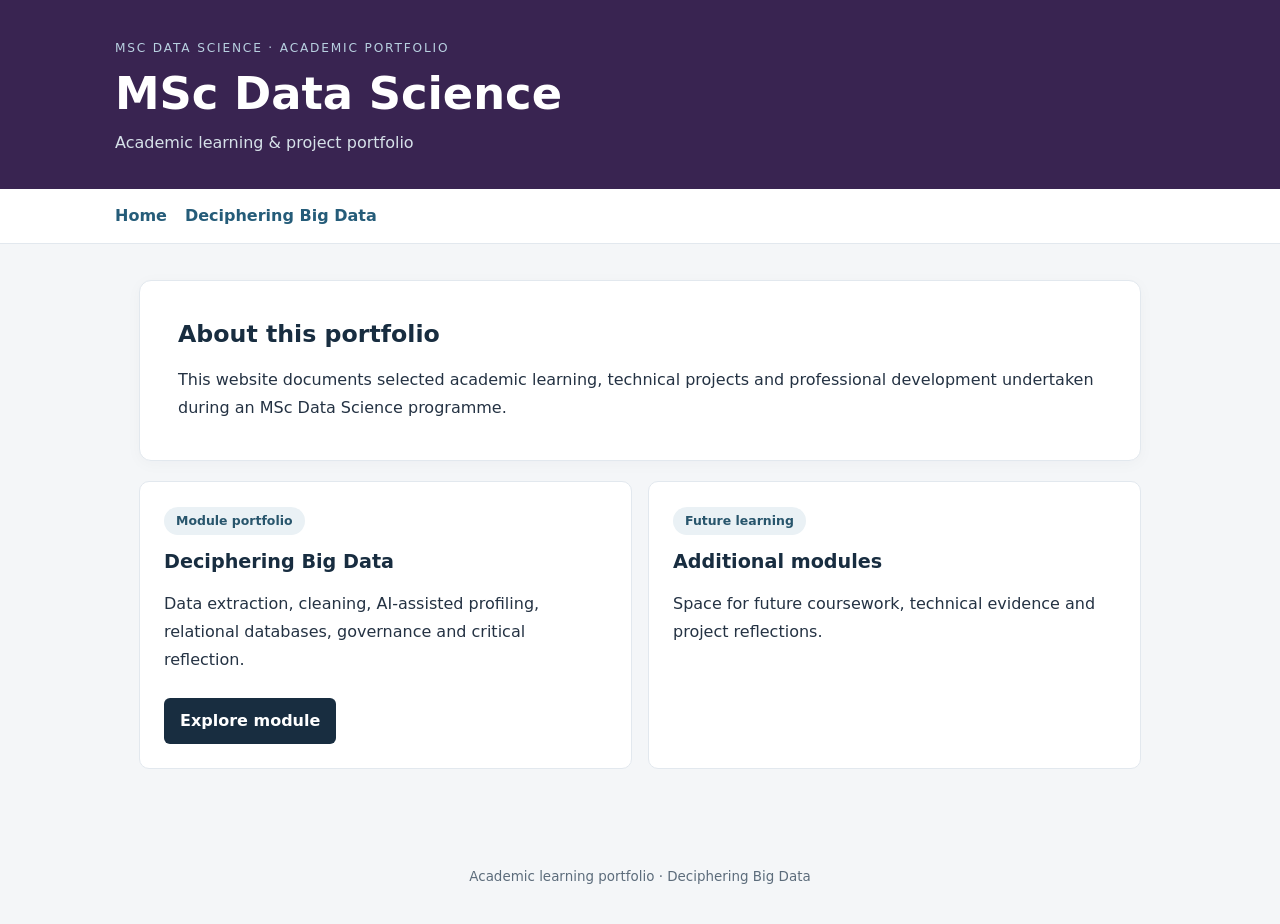
<file: index.html>
<!doctype html><html lang="en"><head><meta charset="utf-8"><meta name="viewport" content="width=device-width,initial-scale=1"><title>MSc Data Science | MSc Data Science</title><link rel="stylesheet" href="styles.css"></head><body class="homepage"><header><div class="eyebrow">MSc Data Science · Academic Portfolio</div><h1>MSc Data Science</h1><p>Academic learning &amp; project portfolio</p></header><nav><a href="index.html">Home</a><a href="deciphering-big-data/">Deciphering Big Data</a></nav><main><article><h2>About this portfolio</h2><p>This website documents selected academic learning, technical projects and professional development undertaken during an MSc Data Science programme.</p></article><div class="cards"><div class="card"><span class="tag">Module portfolio</span><h2>Deciphering Big Data</h2><p>Data extraction, cleaning, AI-assisted profiling, relational databases, governance and critical reflection.</p><a class="button" href="deciphering-big-data/">Explore module</a></div><div class="card"><span class="tag">Future learning</span><h2>Additional modules</h2><p>Space for future coursework, technical evidence and project reflections.</p></div></div></main><footer>Academic learning portfolio · Deciphering Big Data</footer></body></html>
</file>
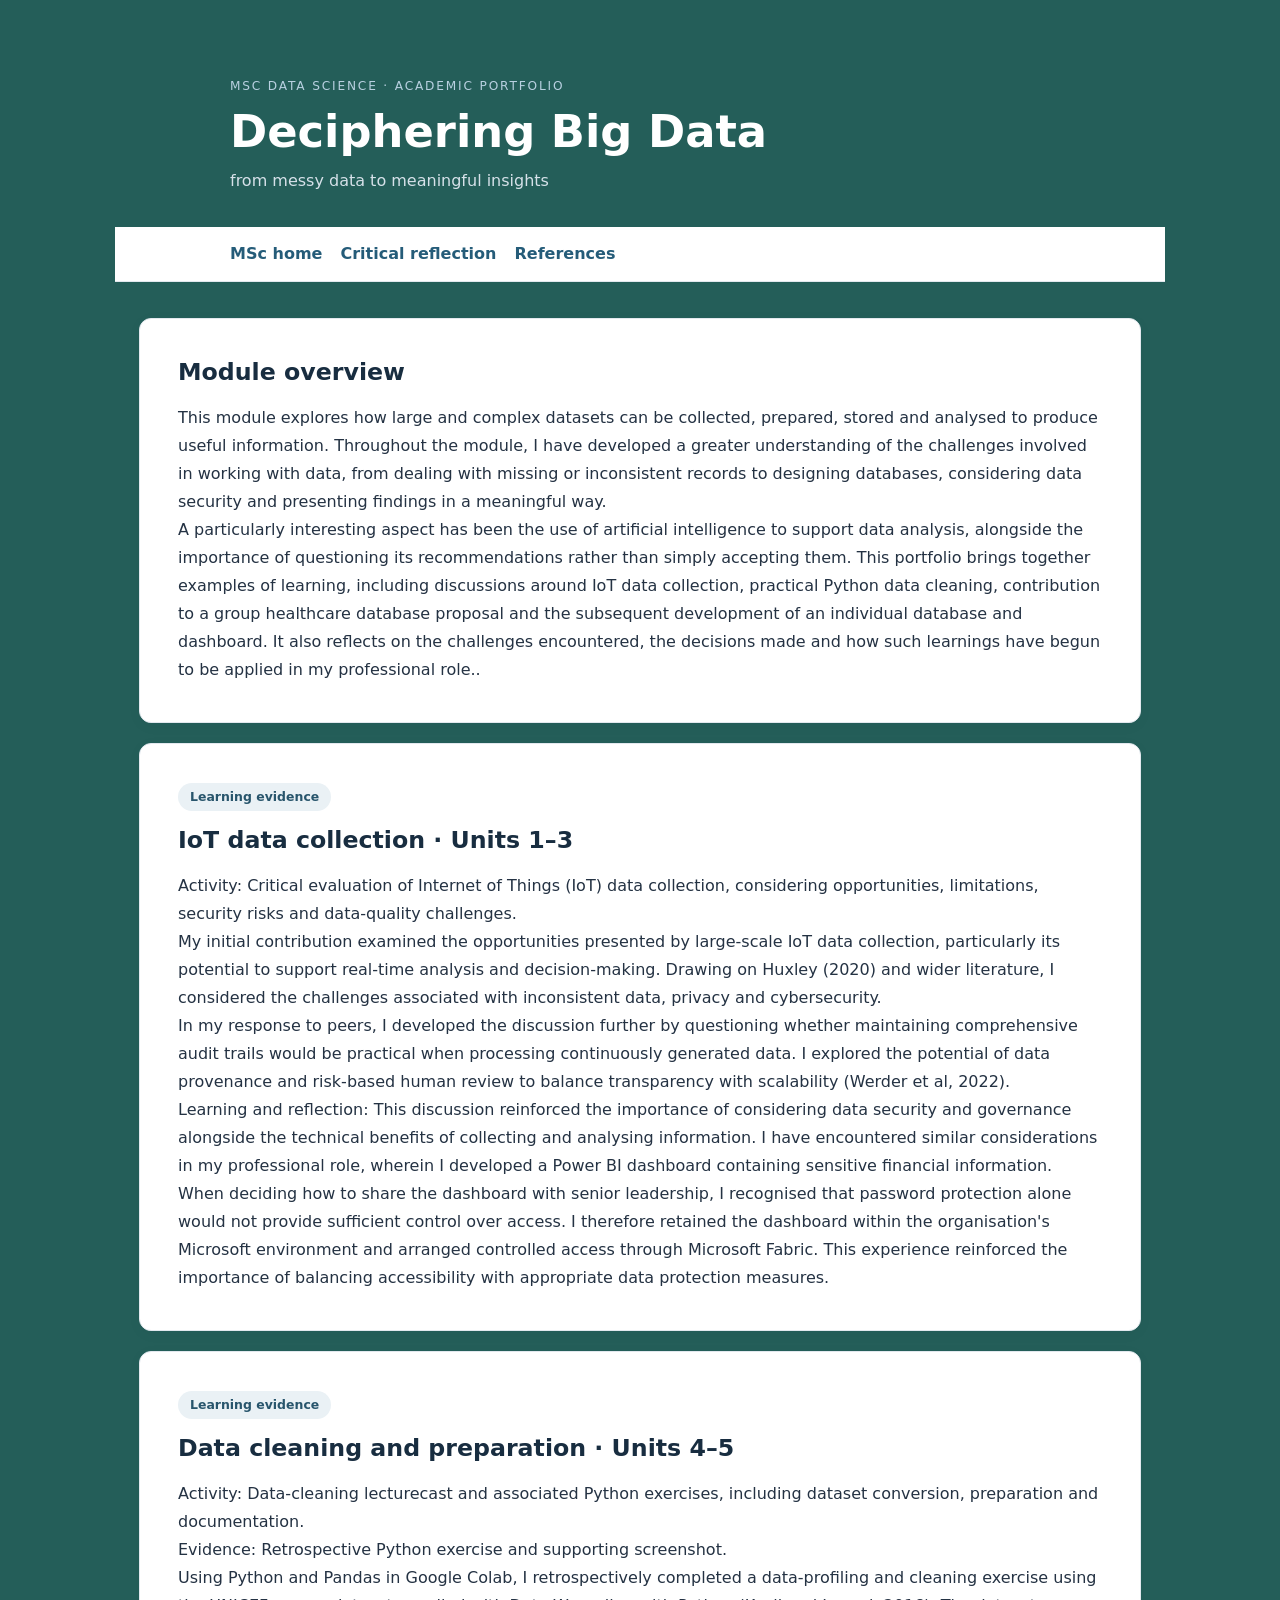
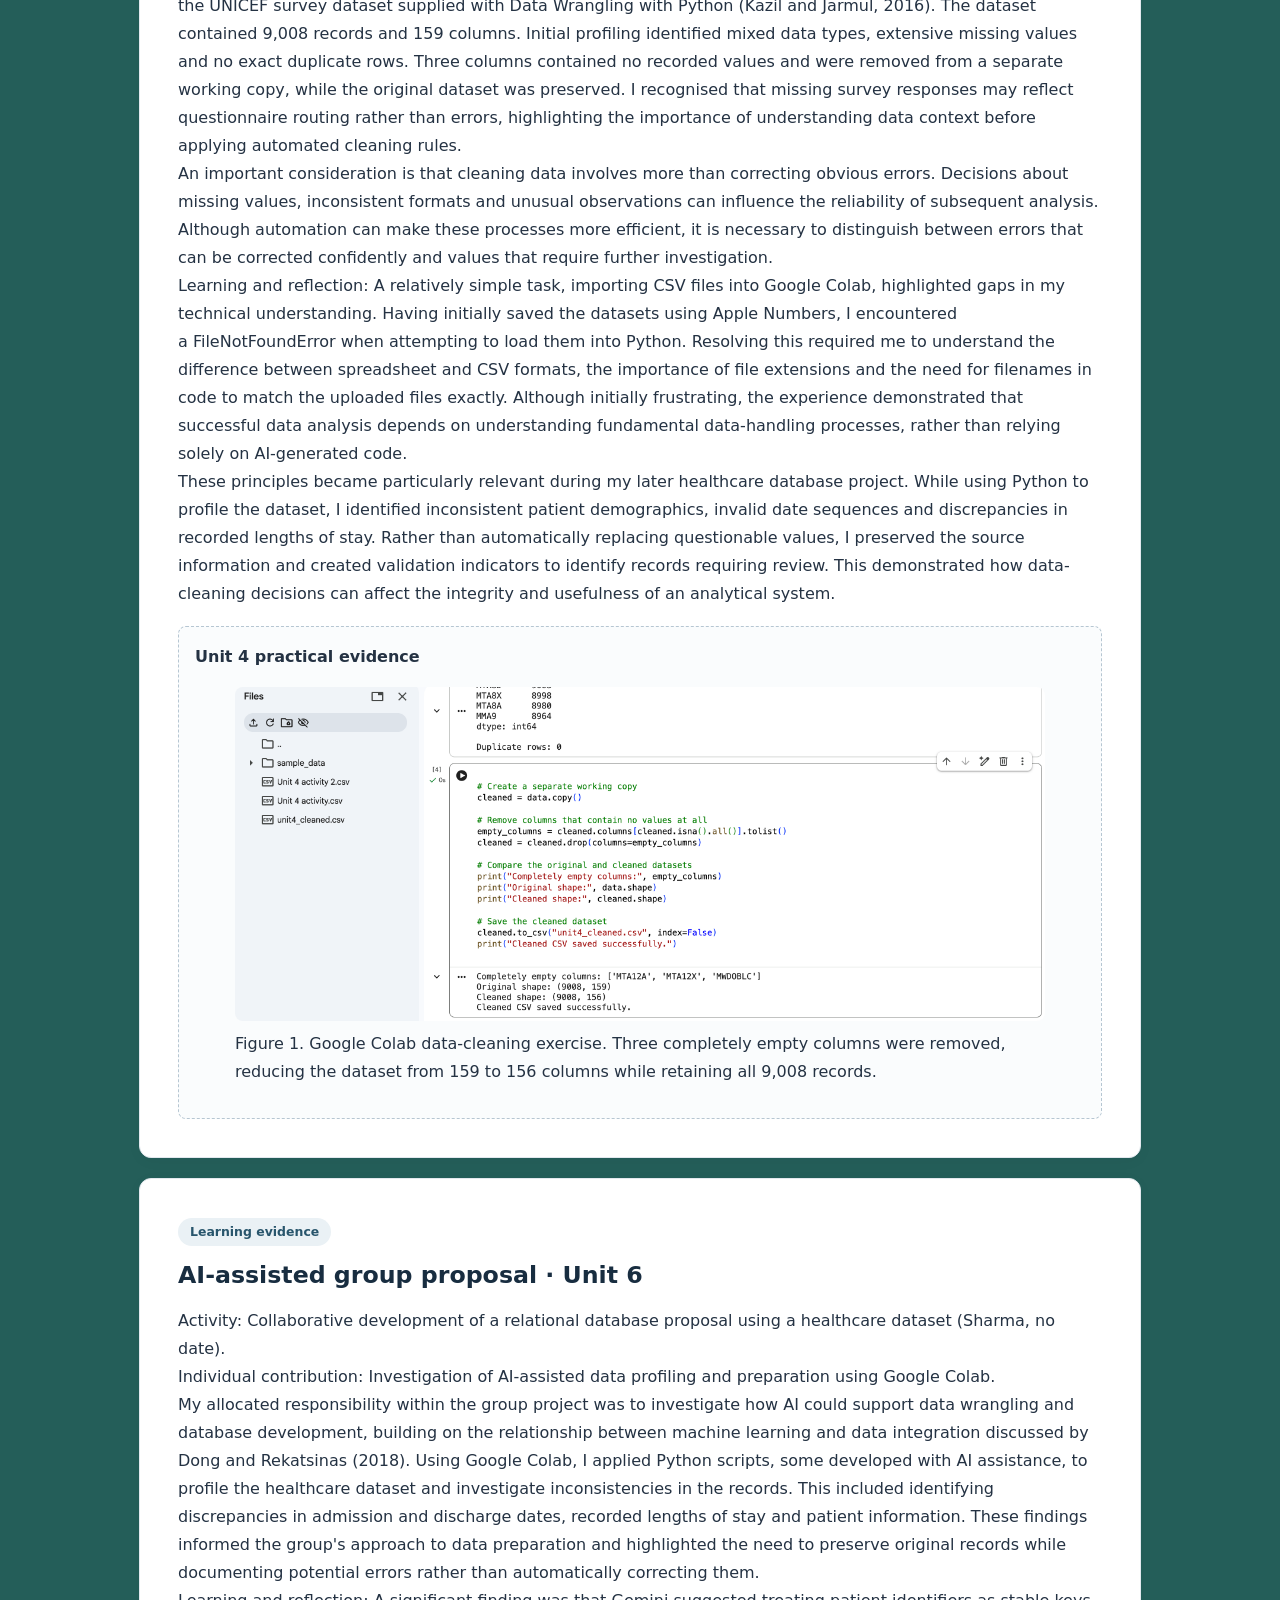
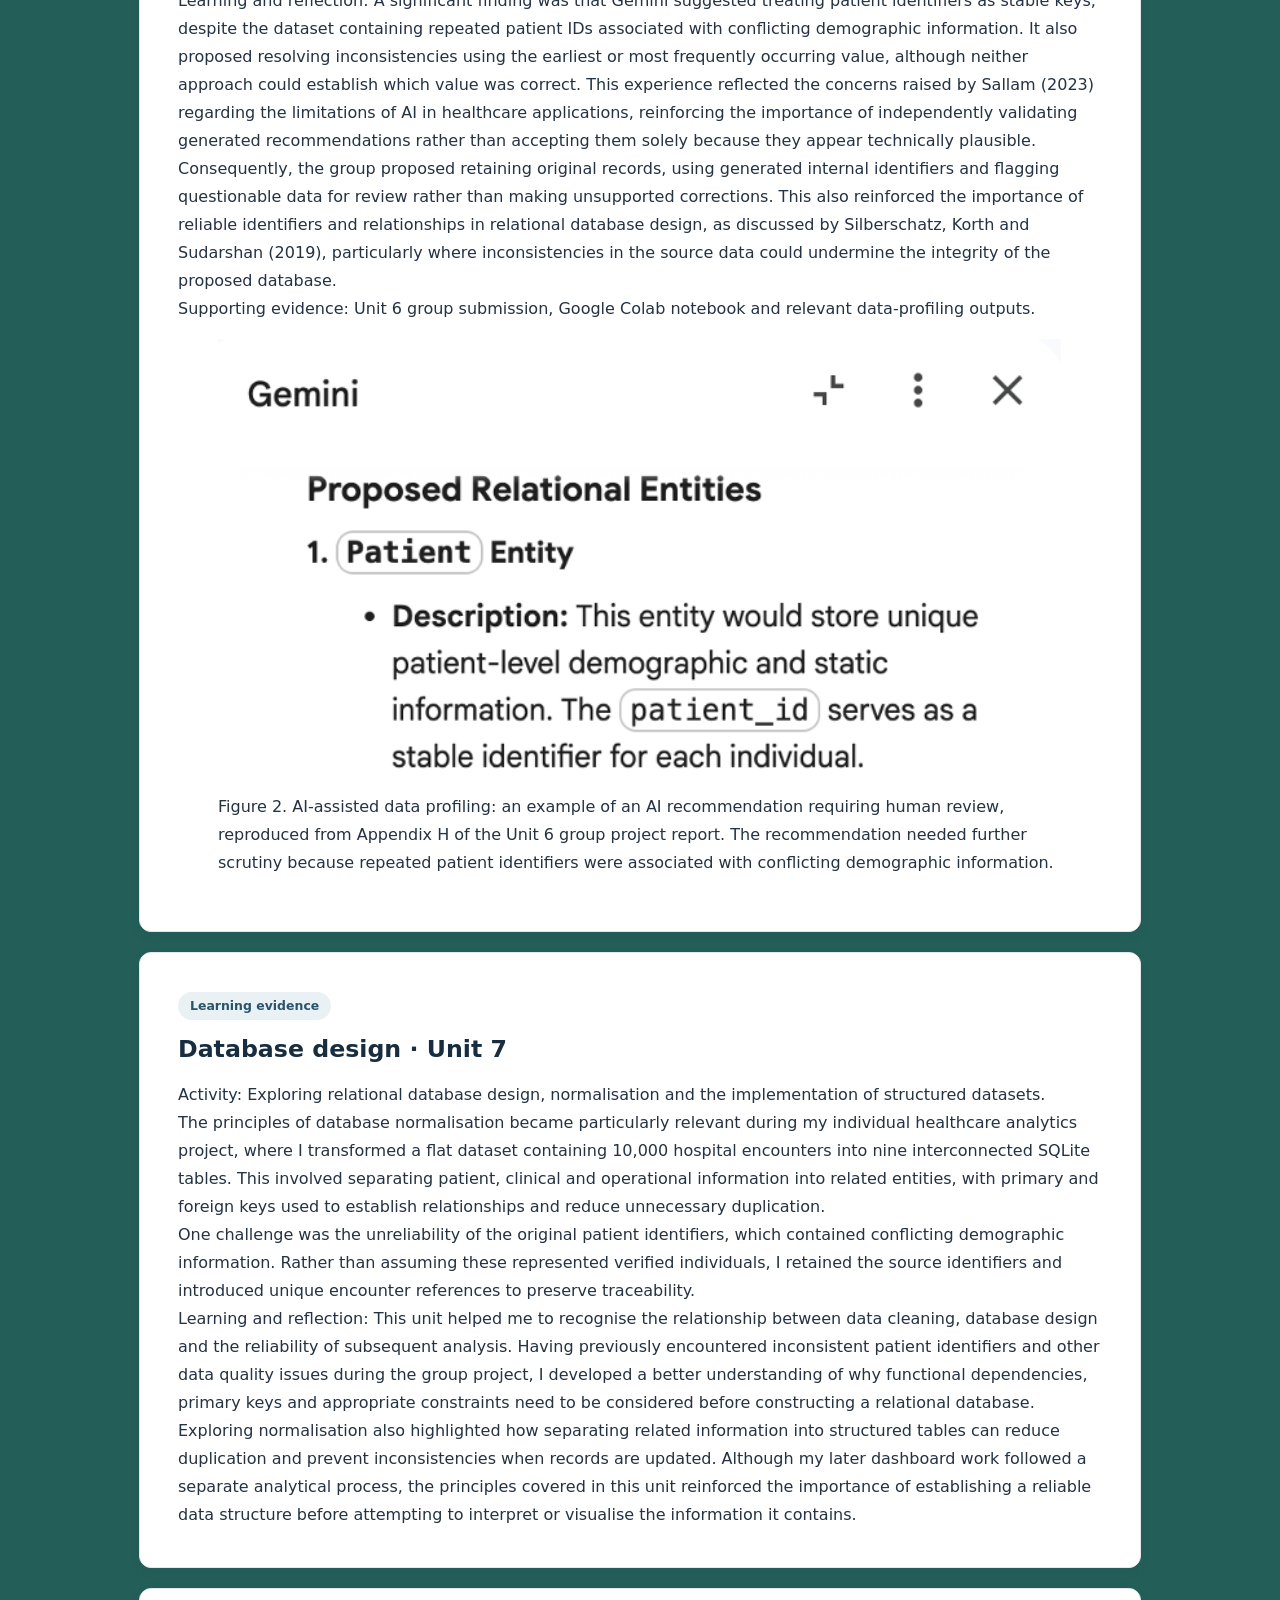
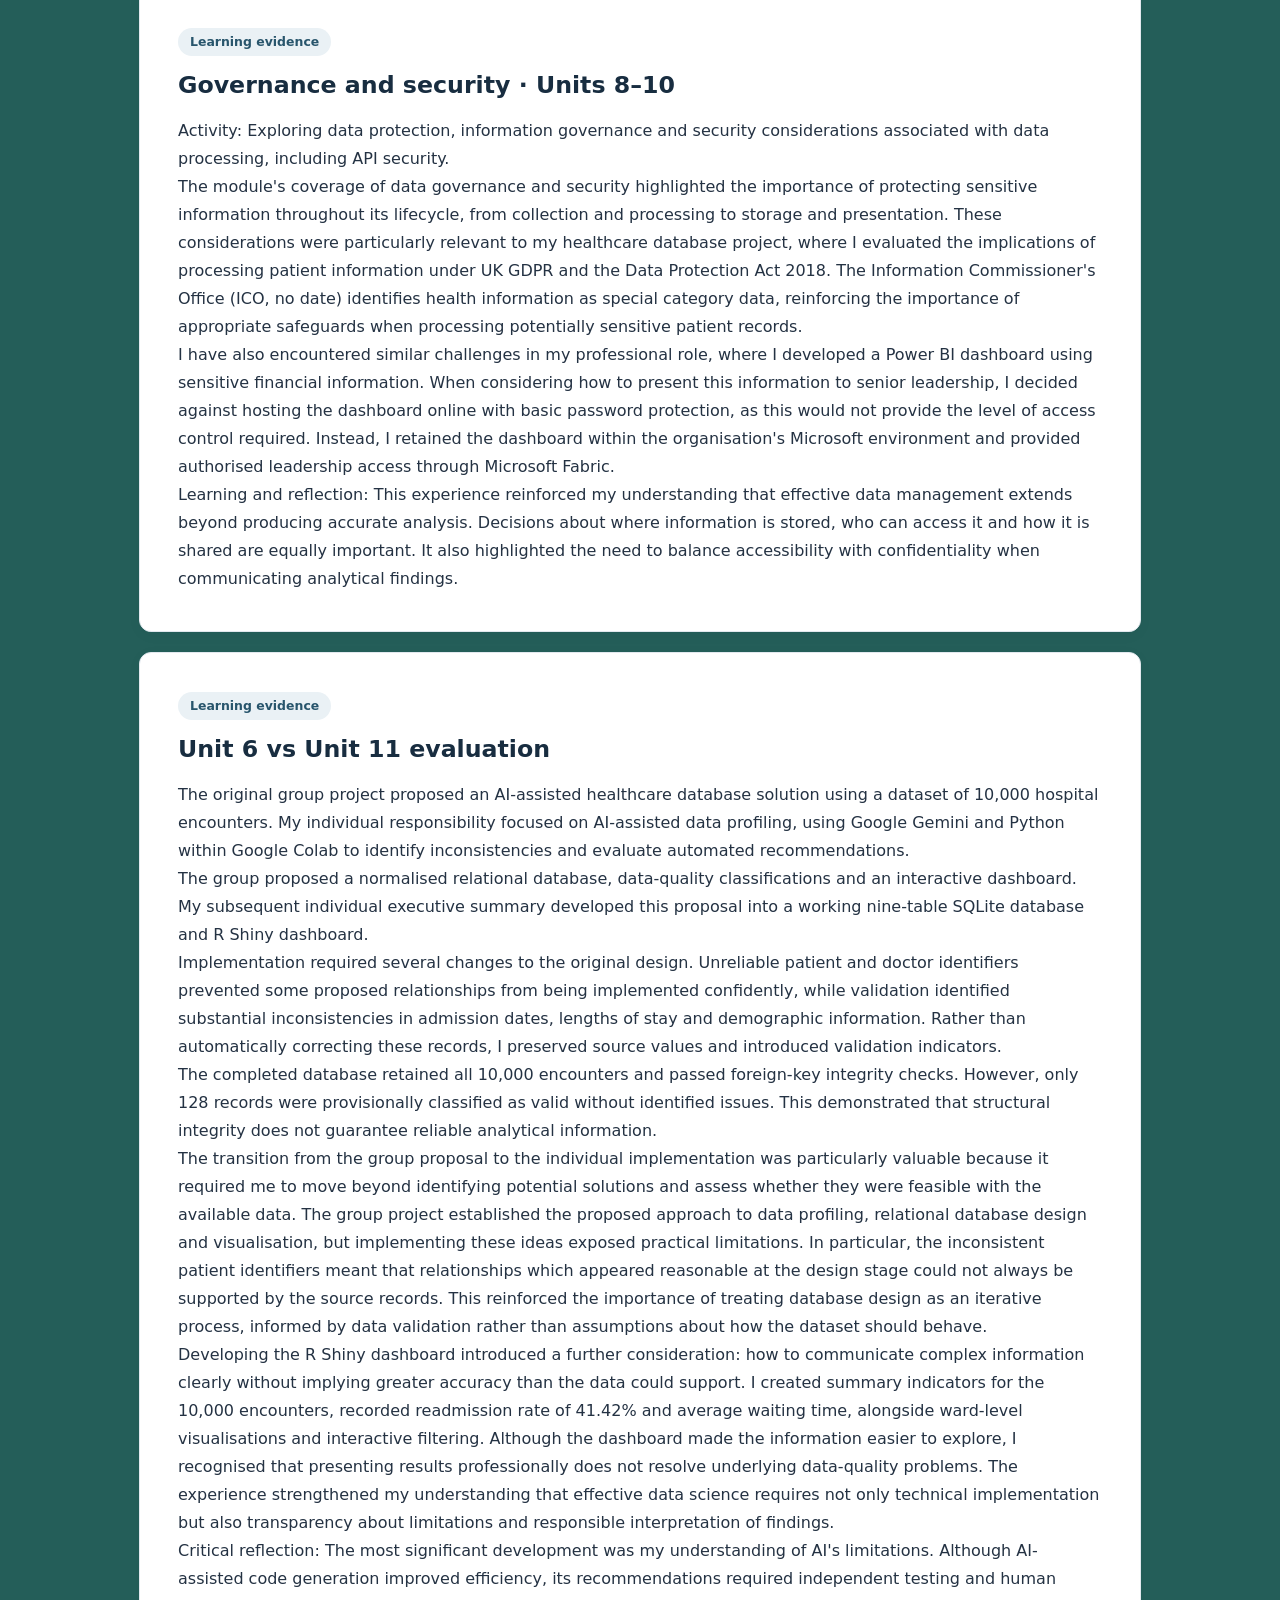
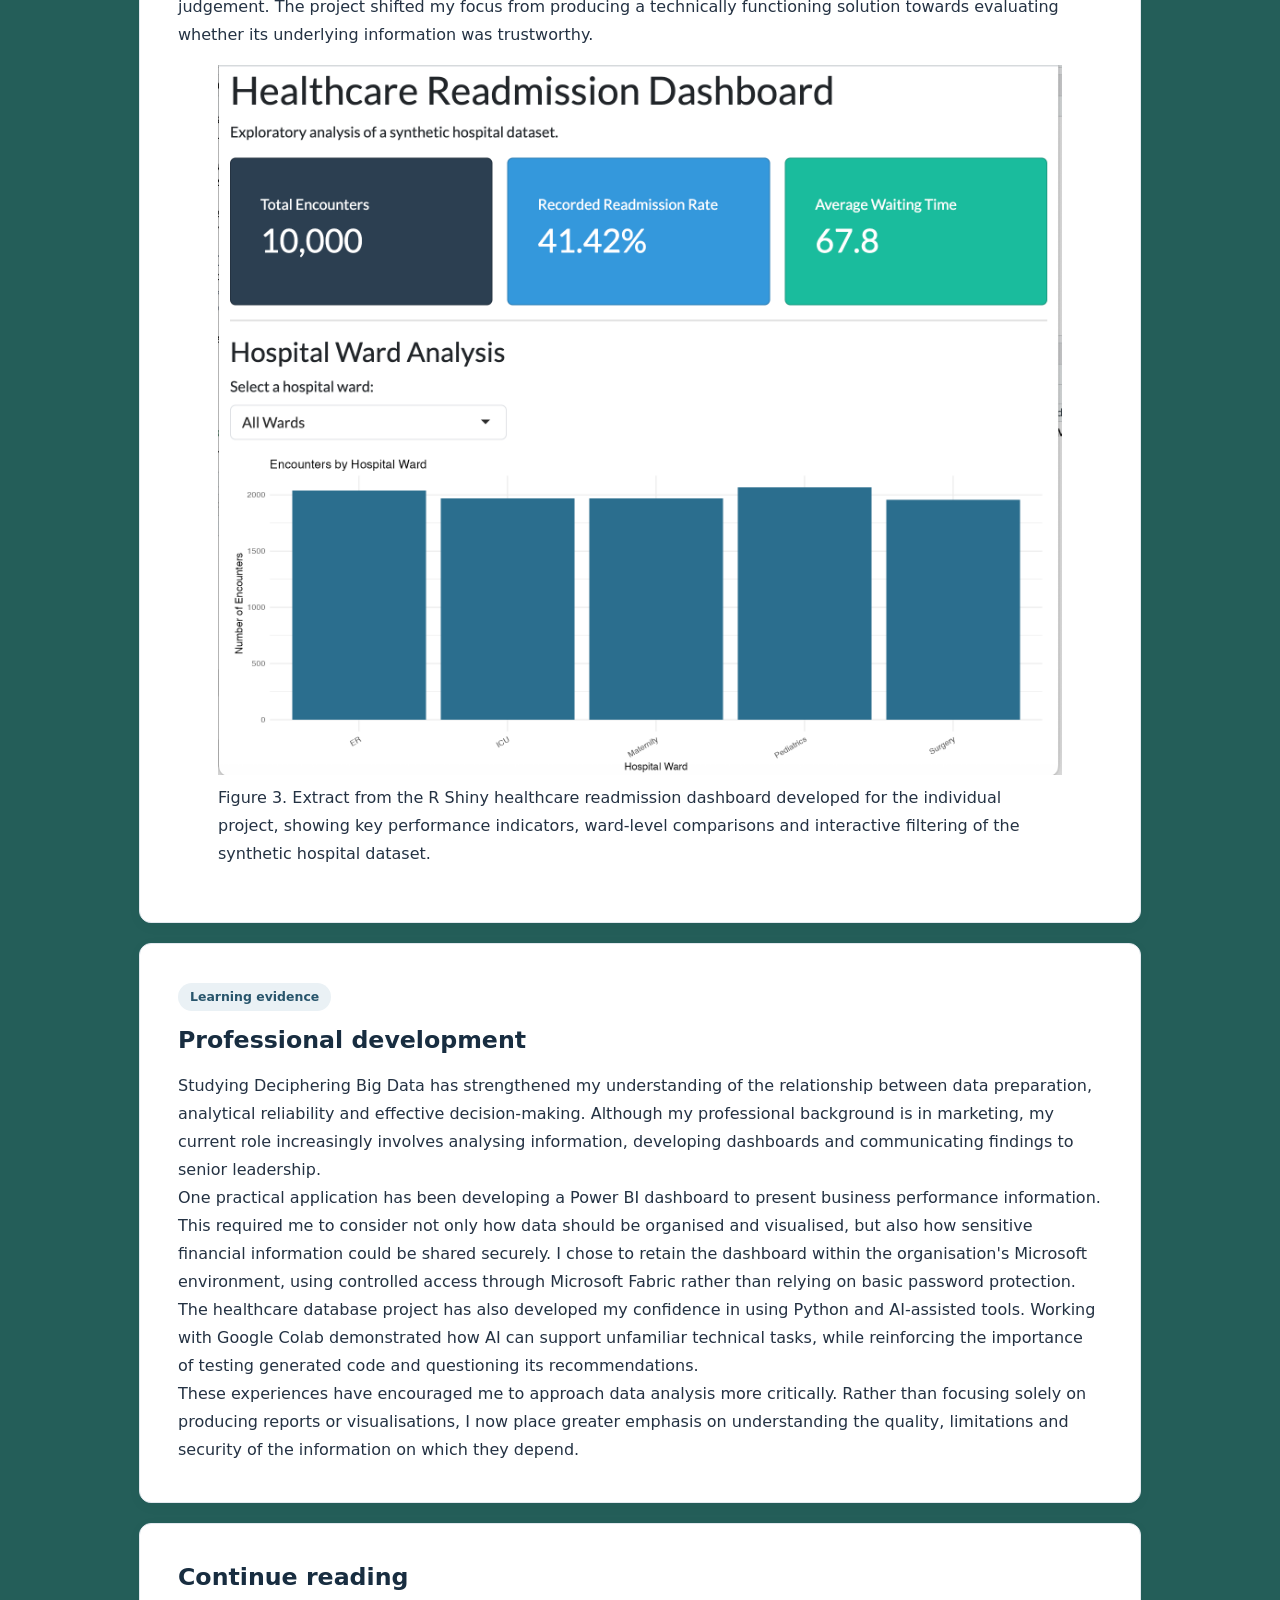
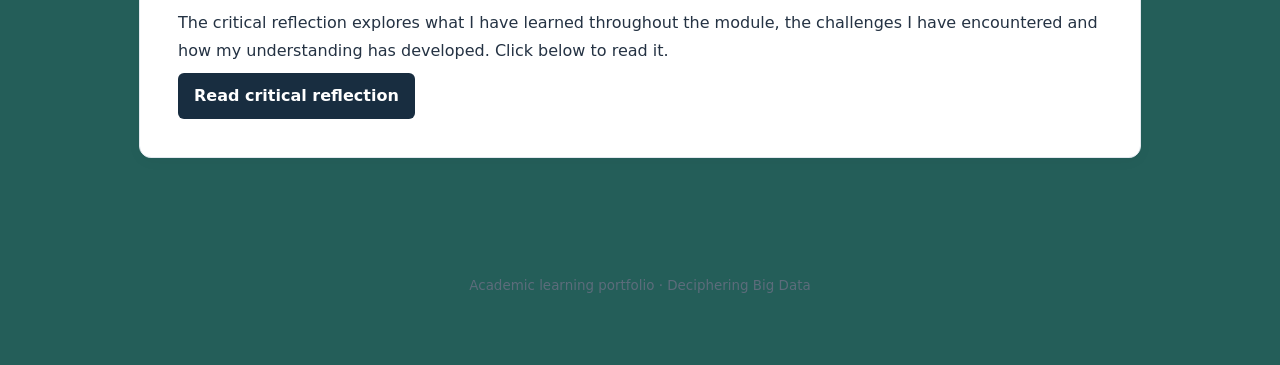
<file: deciphering-big-data/index.html>
<!doctype html><html lang="en"><head><meta charset="utf-8"><meta name="viewport" content="width=device-width,initial-scale=1"><title>Deciphering Big Data | MSc Data Science</title><link rel="stylesheet" href="../styles.css"></head></head><body class="big-data"><header><header><div class="eyebrow">MSc Data Science · Academic Portfolio</div><h1>Deciphering Big Data</h1><p>from messy data to meaningful insights</p></header><nav><a href="../">MSc home</a><a href="reflection.html">Critical reflection</a><a href="references.html">References</a></nav><main><article><h2>Module overview</h2><p>This module explores how large and complex datasets can be collected, prepared, stored and analysed to produce useful information. Throughout the module, I have developed a greater understanding of the challenges involved in working with data, from dealing with missing or inconsistent records to designing databases, considering data security and presenting findings in a meaningful way.</p><p>A particularly interesting aspect has been the use of artificial intelligence to support data analysis, alongside the importance of questioning its recommendations rather than simply accepting them. This portfolio brings together examples of learning, including discussions around IoT data collection, practical Python data cleaning, contribution to a group healthcare database proposal and the subsequent development of an individual database and dashboard. It also reflects on the challenges encountered, the decisions made and how such learnings have begun to be applied in my professional role..</p></article><article id="iot"><span class="tag">Learning evidence</span><h2>IoT data collection · Units 1–3</h2><p>Activity: Critical evaluation of Internet of Things (IoT) data collection, considering opportunities, limitations, security risks and data-quality challenges.</p><p>My initial contribution examined the opportunities presented by large-scale IoT data collection, particularly its potential to support real-time analysis and decision-making. Drawing on Huxley (2020) and wider literature, I considered the challenges associated with inconsistent data, privacy and cybersecurity.</p><p>In my response to peers, I developed the discussion further by questioning whether maintaining comprehensive audit trails would be practical when processing continuously generated data. I explored the potential of data provenance and risk-based human review to balance transparency with scalability (Werder et al, 2022).</p><p>Learning and reflection: This discussion reinforced the importance of considering data security and governance alongside the technical benefits of collecting and analysing information. I have encountered similar considerations in my professional role, wherein I developed a Power BI dashboard containing sensitive financial information. When deciding how to share the dashboard with senior leadership, I recognised that password protection alone would not provide sufficient control over access. I therefore retained the dashboard within the organisation&#x27;s Microsoft environment and arranged controlled access through Microsoft Fabric. This experience reinforced the importance of balancing accessibility with appropriate data protection measures.</p></article><article id="cleaning"><span class="tag">Learning evidence</span><h2>Data cleaning and preparation · Units 4–5</h2><p>Activity: Data-cleaning lecturecast and associated Python exercises, including dataset conversion, preparation and documentation.</p><p>Evidence: Retrospective Python exercise and supporting screenshot.</p><p>Using Python and Pandas in Google Colab, I retrospectively completed a data-profiling and cleaning exercise using the UNICEF survey dataset supplied with Data Wrangling with Python (Kazil and Jarmul, 2016). The dataset contained 9,008 records and 159 columns. Initial profiling identified mixed data types, extensive missing values and no exact duplicate rows. Three columns contained no recorded values and were removed from a separate working copy, while the original dataset was preserved. I recognised that missing survey responses may reflect questionnaire routing rather than errors, highlighting the importance of understanding data context before applying automated cleaning rules.</p><p>An important consideration is that cleaning data involves more than correcting obvious errors. Decisions about missing values, inconsistent formats and unusual observations can influence the reliability of subsequent analysis. Although automation can make these processes more efficient, it is necessary to distinguish between errors that can be corrected confidently and values that require further investigation.</p><p>Learning and reflection: A relatively simple task, importing CSV files into Google Colab, highlighted gaps in my technical understanding. Having initially saved the datasets using Apple Numbers, I encountered a FileNotFoundError when attempting to load them into Python. Resolving this required me to understand the difference between spreadsheet and CSV formats, the importance of file extensions and the need for filenames in code to match the uploaded files exactly. Although initially frustrating, the experience demonstrated that successful data analysis depends on understanding fundamental data-handling processes, rather than relying solely on AI-generated code.</p><p>These principles became particularly relevant during my later healthcare database project. While using Python to profile the dataset, I identified inconsistent patient demographics, invalid date sequences and discrepancies in recorded lengths of stay. Rather than automatically replacing questionable values, I preserved the source information and created validation indicators to identify records requiring review. This demonstrated how data-cleaning decisions can affect the integrity and usefulness of an analytical system.
</p><div class="evidence">
  <strong>Unit 4 practical evidence</strong>
  <figure>
    <img src="../Screenshot%202026-10-18%20at%2012.49.22.png"
         alt="Google Colab data-cleaning results"
         style="width:100%;height:auto;border-radius:8px;">
    <figcaption>
      Figure 1. Google Colab data-cleaning exercise.
      Three completely empty columns were removed,
      reducing the dataset from 159 to 156 columns
      while retaining all 9,008 records.
    </figcaption>
  </figure></div></article><article id="ai"><span class="tag">Learning evidence</span><h2>AI-assisted group proposal · Unit 6</h2><p>Activity: Collaborative development of a relational database proposal using a healthcare dataset (Sharma, no date).</p><p>Individual contribution: Investigation of AI-assisted data profiling and preparation using Google Colab.</p><p>My allocated responsibility within the group project was to investigate how AI could support data wrangling and database development, building on the relationship between machine learning and data integration discussed by Dong and Rekatsinas (2018). Using Google Colab, I applied Python scripts, some developed with AI assistance, to profile the healthcare dataset and investigate inconsistencies in the records. This included identifying discrepancies in admission and discharge dates, recorded lengths of stay and patient information. These findings informed the group's approach to data preparation and highlighted the need to preserve original records while documenting potential errors rather than automatically correcting them.</p><p>Learning and reflection: A significant finding was that Gemini suggested treating patient identifiers as stable keys, despite the dataset containing repeated patient IDs associated with conflicting demographic information. It also proposed resolving inconsistencies using the earliest or most frequently occurring value, although neither approach could establish which value was correct. This experience reflected the concerns raised by Sallam (2023) regarding the limitations of AI in healthcare applications, reinforcing the importance of independently validating generated recommendations rather than accepting them solely because they appear technically plausible. Consequently, the group proposed retaining original records, using generated internal identifiers and flagging questionable data for review rather than making unsupported corrections. This also reinforced the importance of reliable identifiers and relationships in relational database design, as discussed by Silberschatz, Korth and Sudarshan (2019), particularly where inconsistencies in the source data could undermine the integrity of the proposed database.</p><p class="muted">Supporting evidence: Unit 6 group submission, Google Colab notebook and relevant data-profiling outputs.</p><figure>
  <img src="../Appendix%20H.png"
       alt="Appendix H showing an AI recommendation about patient identifiers that required human review"
       style="width:100%;height:auto;">
  <figcaption>
    Figure 2. AI-assisted data profiling: an example of an AI recommendation
    requiring human review, reproduced from Appendix H of the Unit 6
    group project report. The recommendation needed further scrutiny because
    repeated patient identifiers were associated with conflicting demographic information.
  </figcaption>
</figure></article><article id="database"><span class="tag">Learning evidence</span><h2>Database design · Unit 7</h2><p>Activity: Exploring relational database design, normalisation and the implementation of structured datasets.</p><p>The principles of database normalisation became particularly relevant during my individual healthcare analytics project, where I transformed a flat dataset containing 10,000 hospital encounters into nine interconnected SQLite tables. This involved separating patient, clinical and operational information into related entities, with primary and foreign keys used to establish relationships and reduce unnecessary duplication.</p><p>One challenge was the unreliability of the original patient identifiers, which contained conflicting demographic information. Rather than assuming these represented verified individuals, I retained the source identifiers and introduced unique encounter references to preserve traceability.</p><p>Learning and reflection: This unit helped me to recognise the relationship between data cleaning, database design and the reliability of subsequent analysis. Having previously encountered inconsistent patient identifiers and other data quality issues during the group project, I developed a better understanding of why functional dependencies, primary keys and appropriate constraints need to be considered before constructing a relational database. Exploring normalisation also highlighted how separating related information into structured tables can reduce duplication and prevent inconsistencies when records are updated. Although my later dashboard work followed a separate analytical process, the principles covered in this unit reinforced the importance of establishing a reliable data structure before attempting to interpret or visualise the information it contains.</p></article><article id="governance"><span class="tag">Learning evidence</span><h2>Governance and security · Units 8–10</h2><p>Activity: Exploring data protection, information governance and security considerations associated with data processing, including API security.</p><p>The module&#x27;s coverage of data governance and security highlighted the importance of protecting sensitive information throughout its lifecycle, from collection and processing to storage and presentation. These considerations were particularly relevant to my healthcare database project, where I evaluated the implications of processing patient information under UK GDPR and the Data Protection Act 2018. The Information Commissioner's Office (ICO, no date) identifies health information as special category data, reinforcing the importance of appropriate safeguards when processing potentially sensitive patient records.</p><p>I have also encountered similar challenges in my professional role, where I developed a Power BI dashboard using sensitive financial information. When considering how to present this information to senior leadership, I decided against hosting the dashboard online with basic password protection, as this would not provide the level of access control required. Instead, I retained the dashboard within the organisation&#x27;s Microsoft environment and provided authorised leadership access through Microsoft Fabric.</p><p>Learning and reflection: This experience reinforced my understanding that effective data management extends beyond producing accurate analysis. Decisions about where information is stored, who can access it and how it is shared are equally important. It also highlighted the need to balance accessibility with confidentiality when communicating analytical findings.</p></article><article id="evaluation"><span class="tag">Learning evidence</span><h2>Unit 6 vs Unit 11 evaluation</h2><p>The original group project proposed an AI-assisted healthcare database solution using a dataset of 10,000 hospital encounters. My individual responsibility focused on AI-assisted data profiling, using Google Gemini and Python within Google Colab to identify inconsistencies and evaluate automated recommendations.</p><p>The group proposed a normalised relational database, data-quality classifications and an interactive dashboard. My subsequent individual executive summary developed this proposal into a working nine-table SQLite database and R Shiny dashboard.</p><p>Implementation required several changes to the original design. Unreliable patient and doctor identifiers prevented some proposed relationships from being implemented confidently, while validation identified substantial inconsistencies in admission dates, lengths of stay and demographic information. Rather than automatically correcting these records, I preserved source values and introduced validation indicators.</p><p>The completed database retained all 10,000 encounters and passed foreign-key integrity checks. However, only 128 records were provisionally classified as valid without identified issues. This demonstrated that structural integrity does not guarantee reliable analytical information.</p><p>The transition from the group proposal to the individual implementation was particularly valuable because it required me to move beyond identifying potential solutions and assess whether they were feasible with the available data. The group project established the proposed approach to data profiling, relational database design and visualisation, but implementing these ideas exposed practical limitations. In particular, the inconsistent patient identifiers meant that relationships which appeared reasonable at the design stage could not always be supported by the source records. This reinforced the importance of treating database design as an iterative process, informed by data validation rather than assumptions about how the dataset should behave.</p><p>Developing the R Shiny dashboard introduced a further consideration: how to communicate complex information clearly without implying greater accuracy than the data could support. I created summary indicators for the 10,000 encounters, recorded readmission rate of 41.42% and average waiting time, alongside ward-level visualisations and interactive filtering. Although the dashboard made the information easier to explore, I recognised that presenting results professionally does not resolve underlying data-quality problems. The experience strengthened my understanding that effective data science requires not only technical implementation but also transparency about limitations and responsible interpretation of findings.</p><p>Critical reflection: The most significant development was my understanding of AI&#x27;s limitations. Although AI-assisted code generation improved efficiency, its recommendations required independent testing and human judgement. The project shifted my focus from producing a technically functioning solution towards evaluating whether its underlying information was trustworthy.</p><figure>
  <img src="../Screenshot%202026-10-10%20at%2013.48.07.png"
       alt="R Shiny healthcare readmission dashboard showing summary indicators and hospital ward analysis"
       style="width:100%;height:auto;">

  <figcaption>
    Figure 3. Extract from the R Shiny healthcare readmission dashboard
    developed for the individual project, showing key performance indicators,
    ward-level comparisons and interactive filtering of the synthetic hospital dataset.
  </figcaption>
</figure></article><article id="development"><span class="tag">Learning evidence</span><h2>Professional development</h2><p>Studying Deciphering Big Data has strengthened my understanding of the relationship between data preparation, analytical reliability and effective decision-making. Although my professional background is in marketing, my current role increasingly involves analysing information, developing dashboards and communicating findings to senior leadership.</p><p>One practical application has been developing a Power BI dashboard to present business performance information. This required me to consider not only how data should be organised and visualised, but also how sensitive financial information could be shared securely. I chose to retain the dashboard within the organisation&#x27;s Microsoft environment, using controlled access through Microsoft Fabric rather than relying on basic password protection.</p><p>The healthcare database project has also developed my confidence in using Python and AI-assisted tools. Working with Google Colab demonstrated how AI can support unfamiliar technical tasks, while reinforcing the importance of testing generated code and questioning its recommendations.</p><p>These experiences have encouraged me to approach data analysis more critically. Rather than focusing solely on producing reports or visualisations, I now place greater emphasis on understanding the quality, limitations and security of the information on which they depend.</p></article><article><h2>Continue reading</h2><p>The critical reflection explores what I have learned throughout the module, the challenges I have encountered and how my understanding has developed. Click below to read it.</p><a class="button" href="reflection.html">Read critical reflection</a></article></main><footer>Academic learning portfolio · Deciphering Big Data</footer></body></html>
</file>
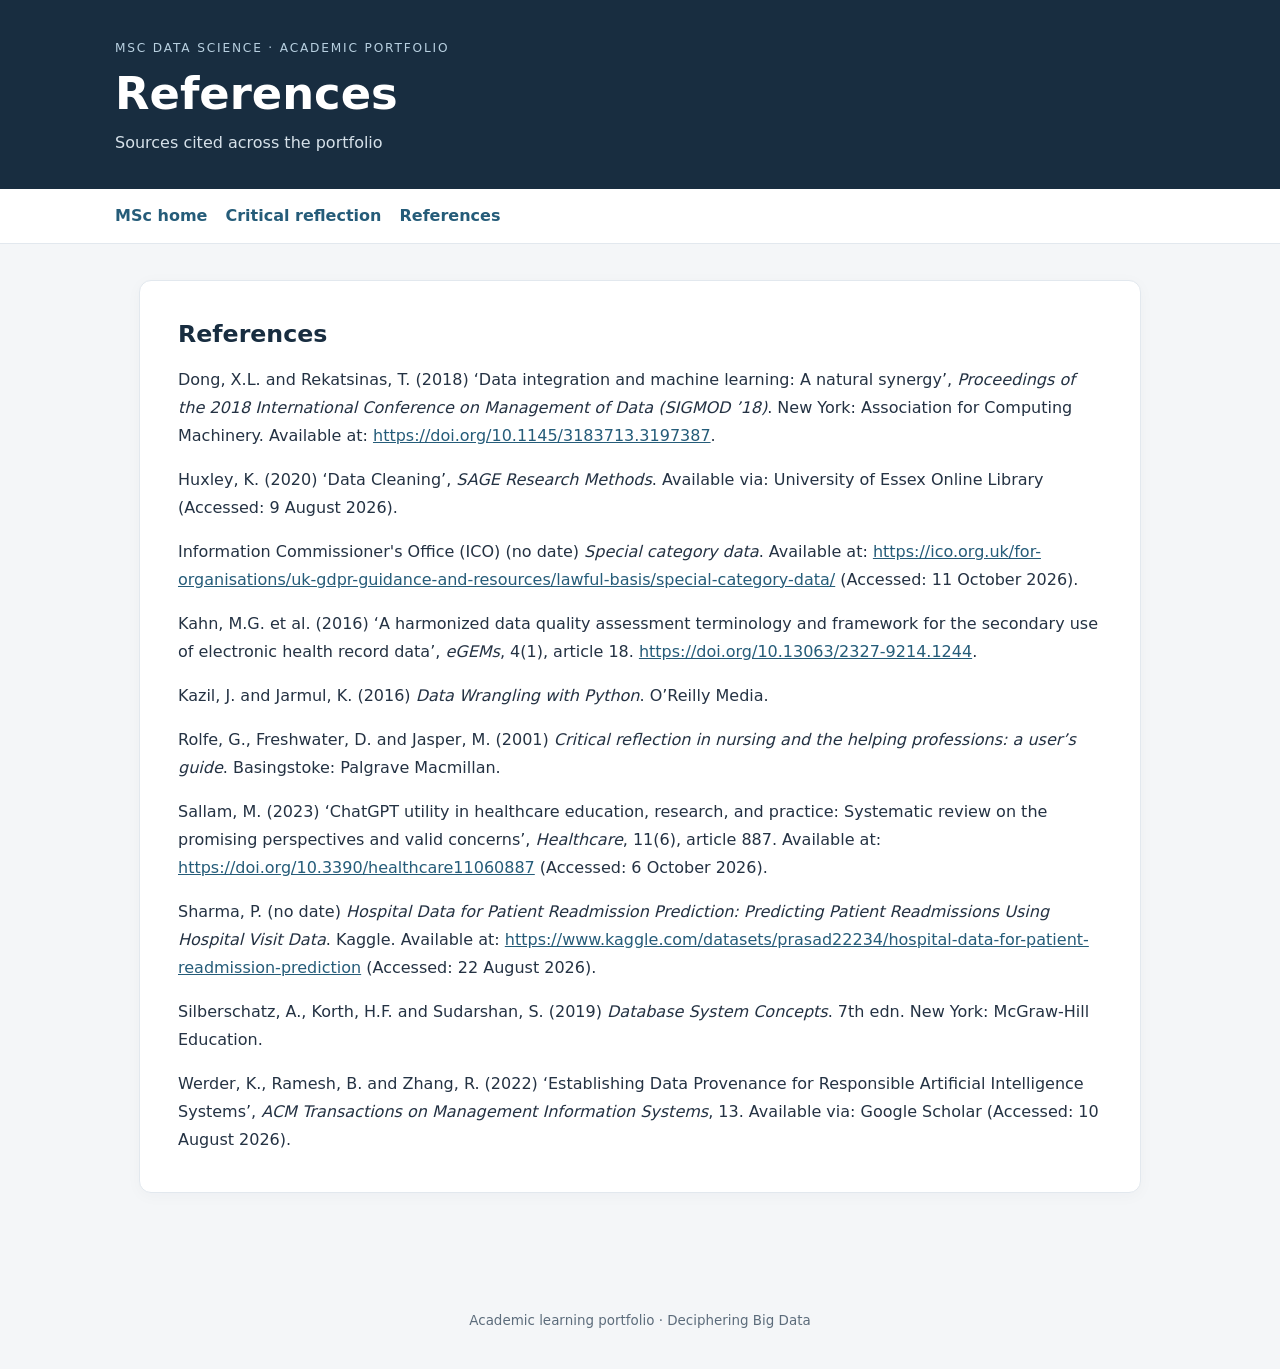
<file: deciphering-big-data/references.html>
<!doctype html><html lang="en"><head><meta charset="utf-8"><meta name="viewport" content="width=device-width,initial-scale=1"><title>References | MSc Data Science</title><link rel="stylesheet" href="../styles.css"></head><body><header><div class="eyebrow">MSc Data Science · Academic Portfolio</div><h1>References</h1><p>Sources cited across the portfolio</p></header><nav><a href="../">MSc home</a><a href="reflection.html">Critical reflection</a><a href="references.html">References</a></nav><main><article><h2>References</h2><p class="ref">Dong, X.L. and Rekatsinas, T. (2018) ‘Data integration and machine learning: A natural synergy’, <i>Proceedings of the 2018 International Conference on Management of Data (SIGMOD ’18)</i>. New York: Association for Computing Machinery. Available at: <a href="https://doi.org/10.1145/3183713.3197387">https://doi.org/10.1145/3183713.3197387</a>.</p><p class="ref">Huxley, K. (2020) ‘Data Cleaning’, <i>SAGE Research Methods</i>. Available via: University of Essex Online Library (Accessed: 9 August 2026).</p><p class="ref">Information Commissioner's Office (ICO) (no date) <i>Special category data</i>. Available at: <a href="https://ico.org.uk/for-organisations/uk-gdpr-guidance-and-resources/lawful-basis/special-category-data/">https://ico.org.uk/for-organisations/uk-gdpr-guidance-and-resources/lawful-basis/special-category-data/</a> (Accessed: 11 October 2026).</p><p class="ref">Kahn, M.G. et al. (2016) ‘A harmonized data quality assessment terminology and framework for the secondary use of electronic health record data’, <i>eGEMs</i>, 4(1), article 18. <a href="https://doi.org/10.13063/2327-9214.1244">https://doi.org/10.13063/2327-9214.1244</a>.</p><p class="ref">Kazil, J. and Jarmul, K. (2016) <i>Data Wrangling with Python</i>. O’Reilly Media.</p><p class="ref">Rolfe, G., Freshwater, D. and Jasper, M. (2001) <i>Critical reflection in nursing and the helping professions: a user’s guide</i>. Basingstoke: Palgrave Macmillan.</p><p class="ref">Sallam, M. (2023) ‘ChatGPT utility in healthcare education, research, and practice: Systematic review on the promising perspectives and valid concerns’, <i>Healthcare</i>, 11(6), article 887. Available at: <a href="https://doi.org/10.3390/healthcare11060887">https://doi.org/10.3390/healthcare11060887</a> (Accessed: 6 October 2026).</p><p class="ref">Sharma, P. (no date) <i>Hospital Data for Patient Readmission Prediction: Predicting Patient Readmissions Using Hospital Visit Data</i>. Kaggle. Available at: <a href="https://www.kaggle.com/datasets/prasad22234/hospital-data-for-patient-readmission-prediction">https://www.kaggle.com/datasets/prasad22234/hospital-data-for-patient-readmission-prediction</a> (Accessed: 22 August 2026).</p><p class="ref">Silberschatz, A., Korth, H.F. and Sudarshan, S. (2019) <i>Database System Concepts</i>. 7th edn. New York: McGraw-Hill Education.</p><p class="ref">Werder, K., Ramesh, B. and Zhang, R. (2022) ‘Establishing Data Provenance for Responsible Artificial Intelligence Systems’, <i>ACM Transactions on Management Information Systems</i>, 13. Available via: Google Scholar (Accessed: 10 August 2026).</p></article></main><footer>Academic learning portfolio · Deciphering Big Data</footer></body></html>
</file>
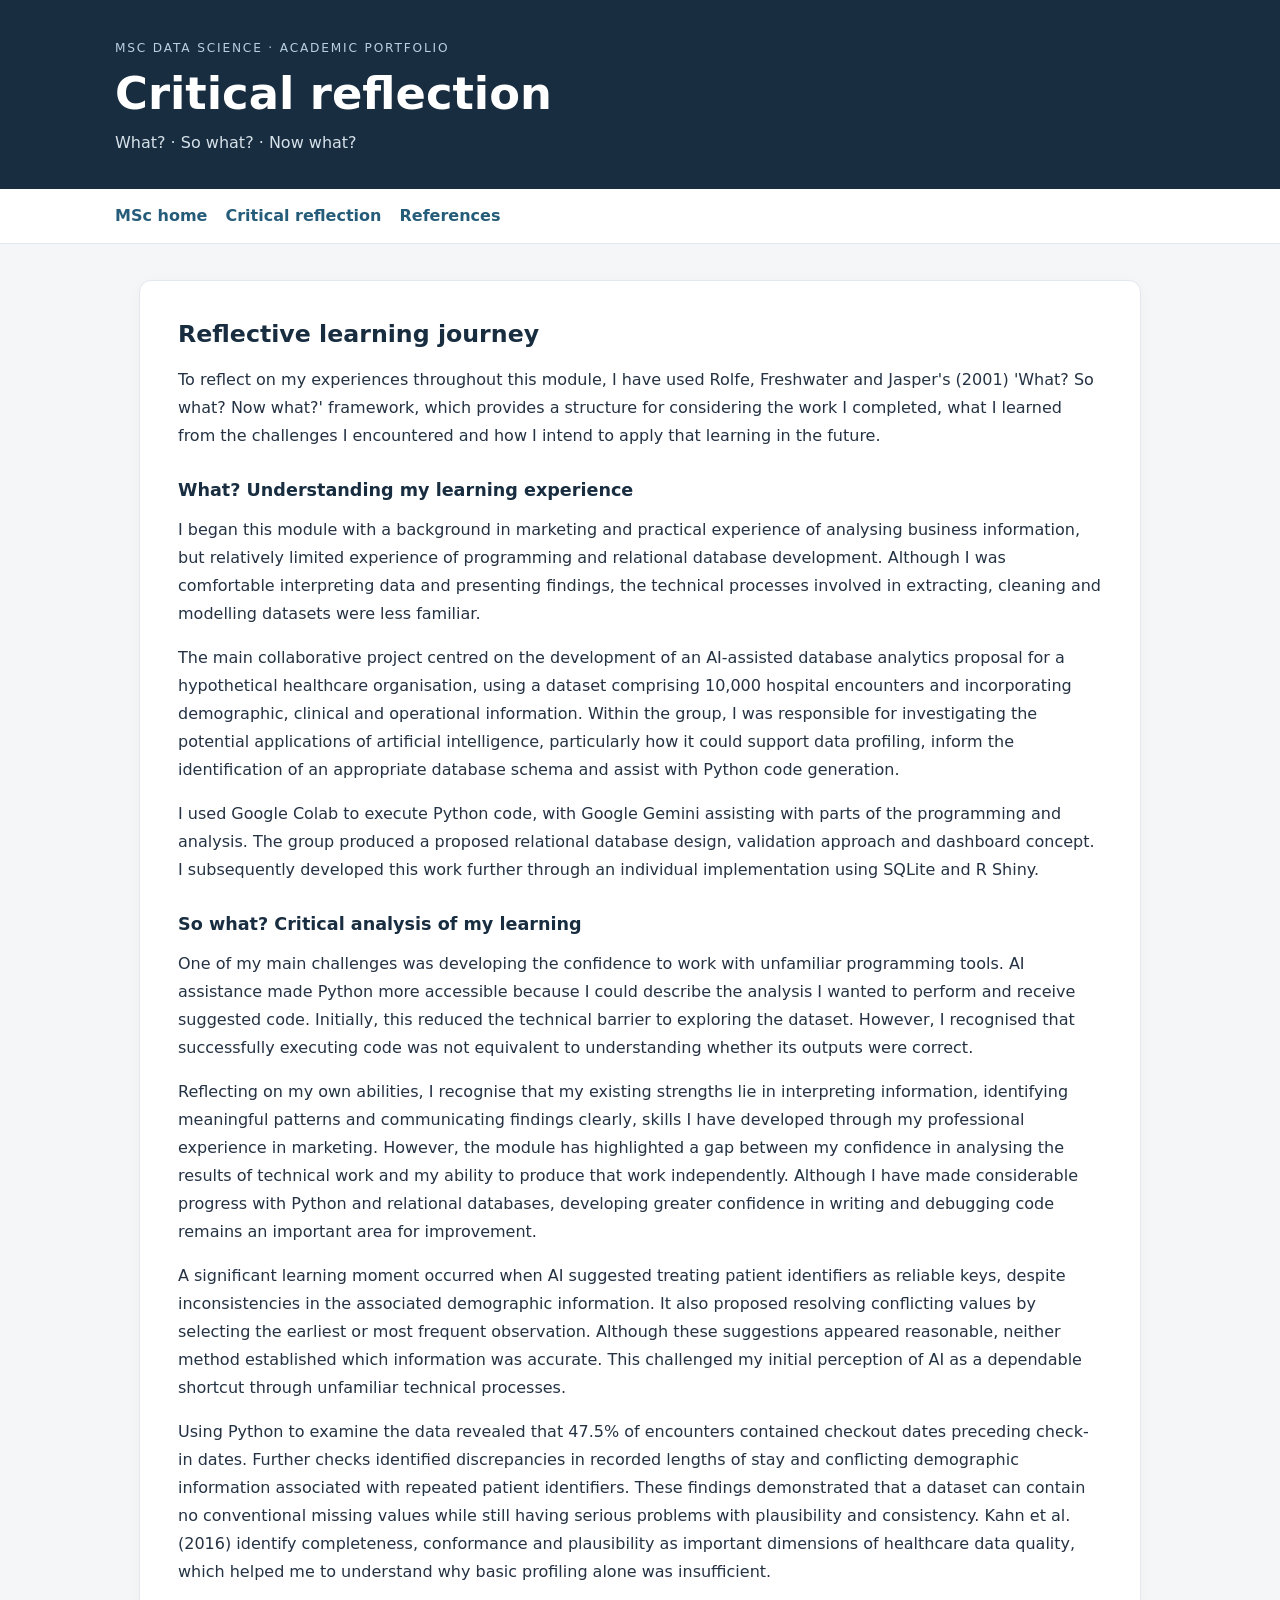
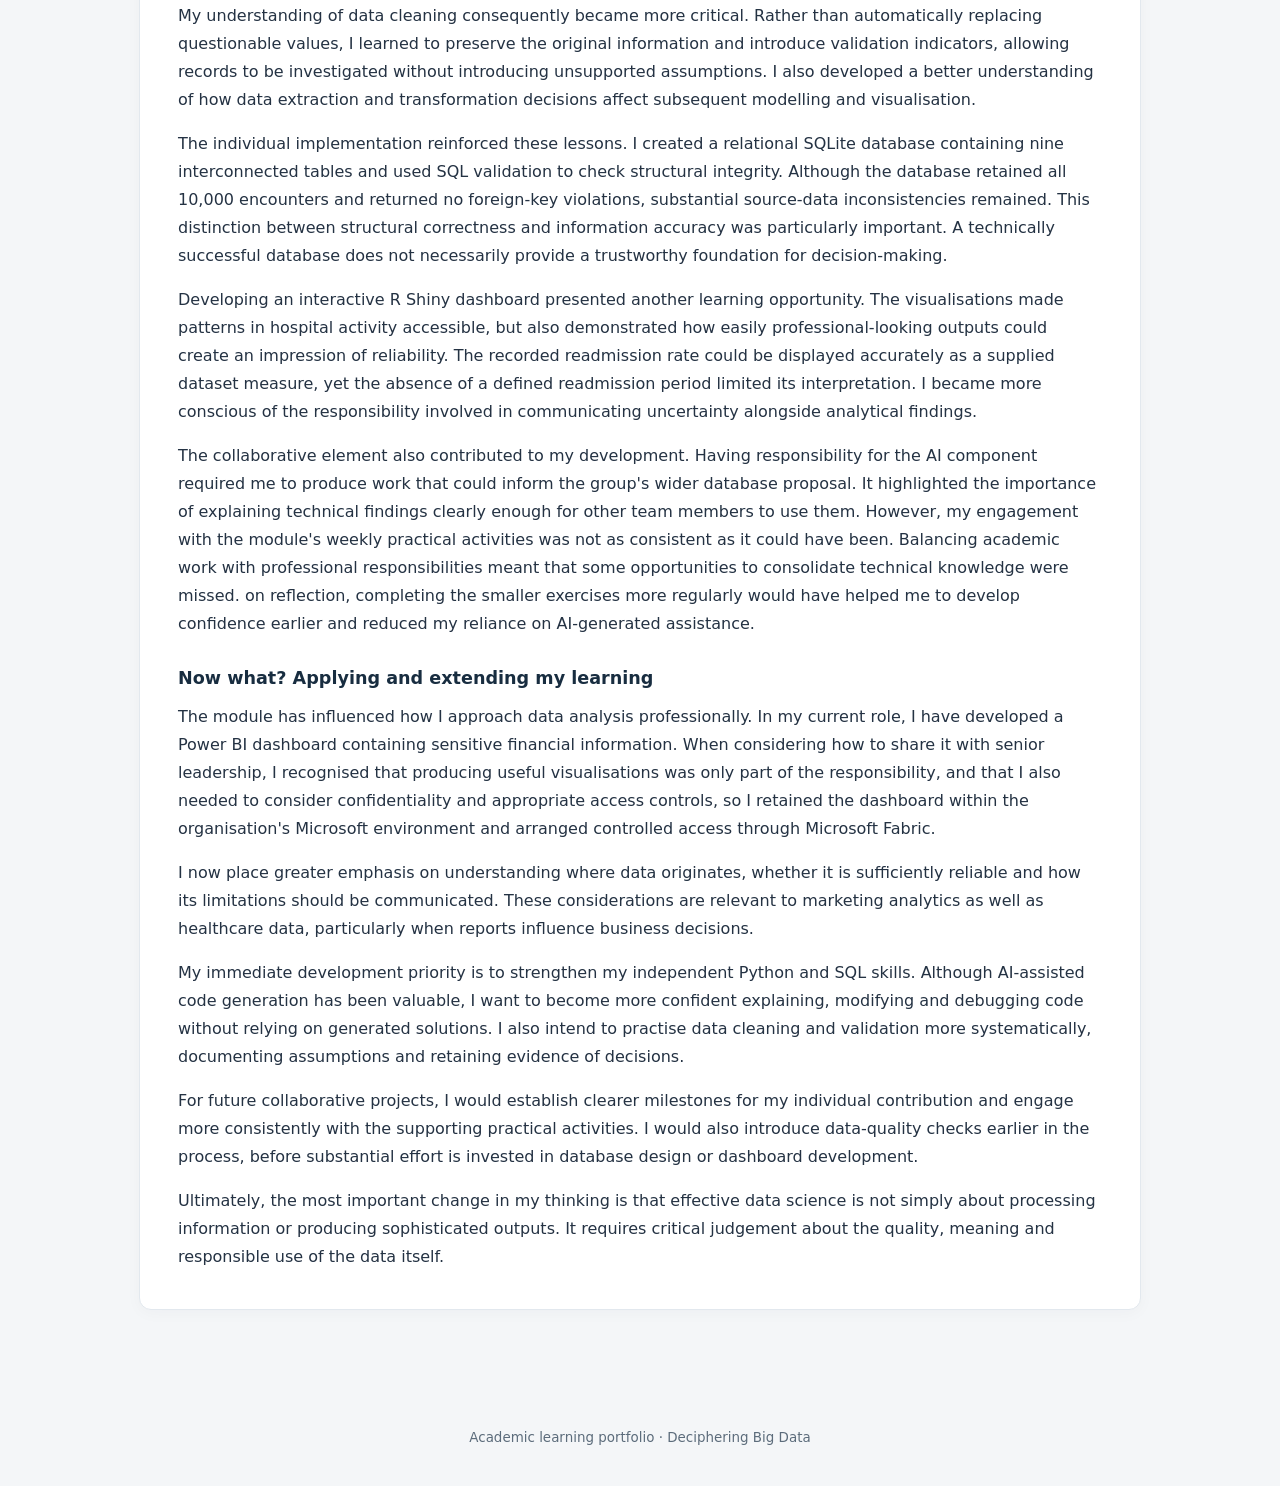
<file: deciphering-big-data/reflection.html>
<!doctype html><html lang="en"><head><meta charset="utf-8"><meta name="viewport" content="width=device-width,initial-scale=1"><title>Critical reflection | MSc Data Science</title><link rel="stylesheet" href="../styles.css"></head><body><header><div class="eyebrow">MSc Data Science · Academic Portfolio</div><h1>Critical reflection</h1><p>What? · So what? · Now what?</p></header><nav><a href="../">MSc home</a><a href="reflection.html">Critical reflection</a><a href="references.html">References</a></nav><main><article><h2>Reflective learning journey</h2>To reflect on my experiences throughout this module, I have used Rolfe, Freshwater and Jasper's (2001) 'What? So what? Now what?' framework, which provides a structure for considering the work I completed, what I learned from the challenges I encountered and how I intend to apply that learning in the future.<h3>What? Understanding my learning experience</h3><p>I began this module with a background in marketing and practical experience of analysing business information, but relatively limited experience of programming and relational database development. Although I was comfortable interpreting data and presenting findings, the technical processes involved in extracting, cleaning and modelling datasets were less familiar.</p><p>The main collaborative project centred on the development of an AI-assisted database analytics proposal for a hypothetical healthcare organisation, using a dataset comprising 10,000 hospital encounters and incorporating demographic, clinical and operational information. Within the group, I was responsible for investigating the potential applications of artificial intelligence, particularly how it could support data profiling, inform the identification of an appropriate database schema and assist with Python code generation.</p><p>I used Google Colab to execute Python code, with Google Gemini assisting with parts of the programming and analysis. The group produced a proposed relational database design, validation approach and dashboard concept. I subsequently developed this work further through an individual implementation using SQLite and R Shiny.</p><h3>So what? Critical analysis of my learning</h3><p>One of my main challenges was developing the confidence to work with unfamiliar programming tools. AI assistance made Python more accessible because I could describe the analysis I wanted to perform and receive suggested code. Initially, this reduced the technical barrier to exploring the dataset. However, I recognised that successfully executing code was not equivalent to understanding whether its outputs were correct.</p><p><p>Reflecting on my own abilities, I recognise that my existing strengths lie in interpreting information, identifying meaningful patterns and communicating findings clearly, skills I have developed through my professional experience in marketing. However, the module has highlighted a gap between my confidence in analysing the results of technical work and my ability to produce that work independently. Although I have made considerable progress with Python and relational databases, developing greater confidence in writing and debugging code remains an important area for improvement.</p>A significant learning moment occurred when AI suggested treating patient identifiers as reliable keys, despite inconsistencies in the associated demographic information. It also proposed resolving conflicting values by selecting the earliest or most frequent observation. Although these suggestions appeared reasonable, neither method established which information was accurate. This challenged my initial perception of AI as a dependable shortcut through unfamiliar technical processes.</p><p>Using Python to examine the data revealed that 47.5% of encounters contained checkout dates preceding check-in dates. Further checks identified discrepancies in recorded lengths of stay and conflicting demographic information associated with repeated patient identifiers. These findings demonstrated that a dataset can contain no conventional missing values while still having serious problems with plausibility and consistency. Kahn et al. (2016) identify completeness, conformance and plausibility as important dimensions of healthcare data quality, which helped me to understand why basic profiling alone was insufficient.</p><p>My understanding of data cleaning consequently became more critical. Rather than automatically replacing questionable values, I learned to preserve the original information and introduce validation indicators, allowing records to be investigated without introducing unsupported assumptions. I also developed a better understanding of how data extraction and transformation decisions affect subsequent modelling and visualisation.</p><p>The individual implementation reinforced these lessons. I created a relational SQLite database containing nine interconnected tables and used SQL validation to check structural integrity. Although the database retained all 10,000 encounters and returned no foreign-key violations, substantial source-data inconsistencies remained. This distinction between structural correctness and information accuracy was particularly important. A technically successful database does not necessarily provide a trustworthy foundation for decision-making.</p><p>Developing an interactive R Shiny dashboard presented another learning opportunity. The visualisations made patterns in hospital activity accessible, but also demonstrated how easily professional-looking outputs could create an impression of reliability. The recorded readmission rate could be displayed accurately as a supplied dataset measure, yet the absence of a defined readmission period limited its interpretation. I became more conscious of the responsibility involved in communicating uncertainty alongside analytical findings.</p><p>The collaborative element also contributed to my development. Having responsibility for the AI component required me to produce work that could inform the group&#x27;s wider database proposal. It highlighted the importance of explaining technical findings clearly enough for other team members to use them. However, my engagement with the module&#x27;s weekly practical activities was not as consistent as it could have been. Balancing academic work with professional responsibilities meant that some opportunities to consolidate technical knowledge were missed. on reflection, completing the smaller exercises more regularly would have helped me to develop confidence earlier and reduced my reliance on AI-generated assistance.</p><h3>Now what? Applying and extending my learning</h3><p>The module has influenced how I approach data analysis professionally. In my current role, I have developed a Power BI dashboard containing sensitive financial information. When considering how to share it with senior leadership, I recognised that producing useful visualisations was only part of the responsibility, and that I also needed to consider confidentiality and appropriate access controls, so I retained the dashboard within the organisation&#x27;s Microsoft environment and arranged controlled access through Microsoft Fabric.</p><p>I now place greater emphasis on understanding where data originates, whether it is sufficiently reliable and how its limitations should be communicated. These considerations are relevant to marketing analytics as well as healthcare data, particularly when reports influence business decisions.</p><p>My immediate development priority is to strengthen my independent Python and SQL skills. Although AI-assisted code generation has been valuable, I want to become more confident explaining, modifying and debugging code without relying on generated solutions. I also intend to practise data cleaning and validation more systematically, documenting assumptions and retaining evidence of decisions.</p><p>For future collaborative projects, I would establish clearer milestones for my individual contribution and engage more consistently with the supporting practical activities. I would also introduce data-quality checks earlier in the process, before substantial effort is invested in database design or dashboard development.</p><p>Ultimately, the most important change in my thinking is that effective data science is not simply about processing information or producing sophisticated outputs. It requires critical judgement about the quality, meaning and responsible use of the data itself.</p></article></main><footer>Academic learning portfolio · Deciphering Big Data</footer></body></html>
</file>
<file: styles.css>
:root{color-scheme:light;--navy:#182d40;--blue:#255c79;--ink:#243243;--muted:#5c6c7b;--line:#e2e8ee;--bg:#f4f6f8}*{box-sizing:border-box}body{margin:0;background:var(--bg);color:var(--ink);font:16px/1.75 system-ui,-apple-system,Segoe UI,sans-serif}header{background:var(--navy);color:white;padding:38px max(24px,calc((100vw - 1050px)/2)) 32px}header .eyebrow{letter-spacing:.15em;text-transform:uppercase;font-size:.76rem;color:#b8d0e0}header h1{font-size:clamp(1.8rem,4vw,2.8rem);line-height:1.2;margin:.5rem 0}header p{color:#d6e1e9;margin:0}nav{display:flex;gap:18px;flex-wrap:wrap;background:#fff;border-bottom:1px solid var(--line);padding:13px max(24px,calc((100vw - 1050px)/2))}nav a{color:var(--blue);text-decoration:none;font-weight:650}nav a:hover{text-decoration:underline}main{max-width:1050px;margin:36px auto;padding:0 24px 60px}article,.panel{background:#fff;border:1px solid var(--line);border-radius:12px;padding:clamp(20px,4vw,38px);margin-bottom:20px;box-shadow:0 3px 16px #15253608}h2{font-size:1.48rem;line-height:1.35;color:var(--navy);margin:0 0 15px}h3{color:var(--navy);font-size:1.1rem;margin:25px 0 10px}p{margin:0 0 16px}p:last-child{margin-bottom:0}a{color:var(--blue)}.muted{color:var(--muted)}.tag{display:inline-block;background:#eaf1f5;color:#28556c;border-radius:100px;padding:3px 12px;font-size:.78rem;font-weight:700;margin-bottom:14px}.note{background:#f5f8fb;border-left:3px solid #91a9ba;padding:14px 18px;margin:20px 0;border-radius:4px;color:#42586a}.evidence{border:1px dashed #b6c6d2;background:#fafcfd;padding:16px;border-radius:8px;margin-top:18px}.evidence strong{display:block;margin-bottom:5px}.cards{display:grid;grid-template-columns:repeat(auto-fit,minmax(245px,1fr));gap:16px}.card{background:white;border:1px solid var(--line);border-radius:10px;padding:24px}.card h2{font-size:1.2rem}.button{display:inline-block;background:var(--navy);color:#fff;padding:9px 16px;border-radius:6px;text-decoration:none;font-weight:650;margin-top:8px}footer{text-align:center;color:var(--muted);font-size:.84rem;padding:0 24px 36px}.ref{overflow-wrap:anywhere}@media print{body{background:#fff}header{padding:20px}nav{display:none}article{break-inside:avoid;box-shadow:none}}
/* Individual portfolio colours */
body.homepage header {
  background: #392451;
}

body.big-data header {
  background: #245E59;
}
/* Keep portfolio content readable */
body.big-data {
  color: #243243;
}
/* Deciphering Big Data: restore page layout and contrast */
body.big-data {
  background: #f4f6f8 !important;
  color: #243243 !important;
}

body.big-data main article,
body.big-data main article p,
body.big-data main article li {
  color: #243243 !important;
}

body.big-data header {
  background: #245E59 !important;
  color: #ffffff !important;
}

body.big-data header p {
  color: #d6e1e9 !important;
}
body.big-data article,
body.big-data .panel,
body.big-data .card {
  color: #243243;
  background: #ffffff;
}

body.big-data header {
  background: #245E59;
  color: #ffffff;
}
/* Keep teal for the header only */
body.big-data {
  background: #f4f6f8 !important;
}

body.big-data header {
  background: #245E59 !important;
}
</file>
